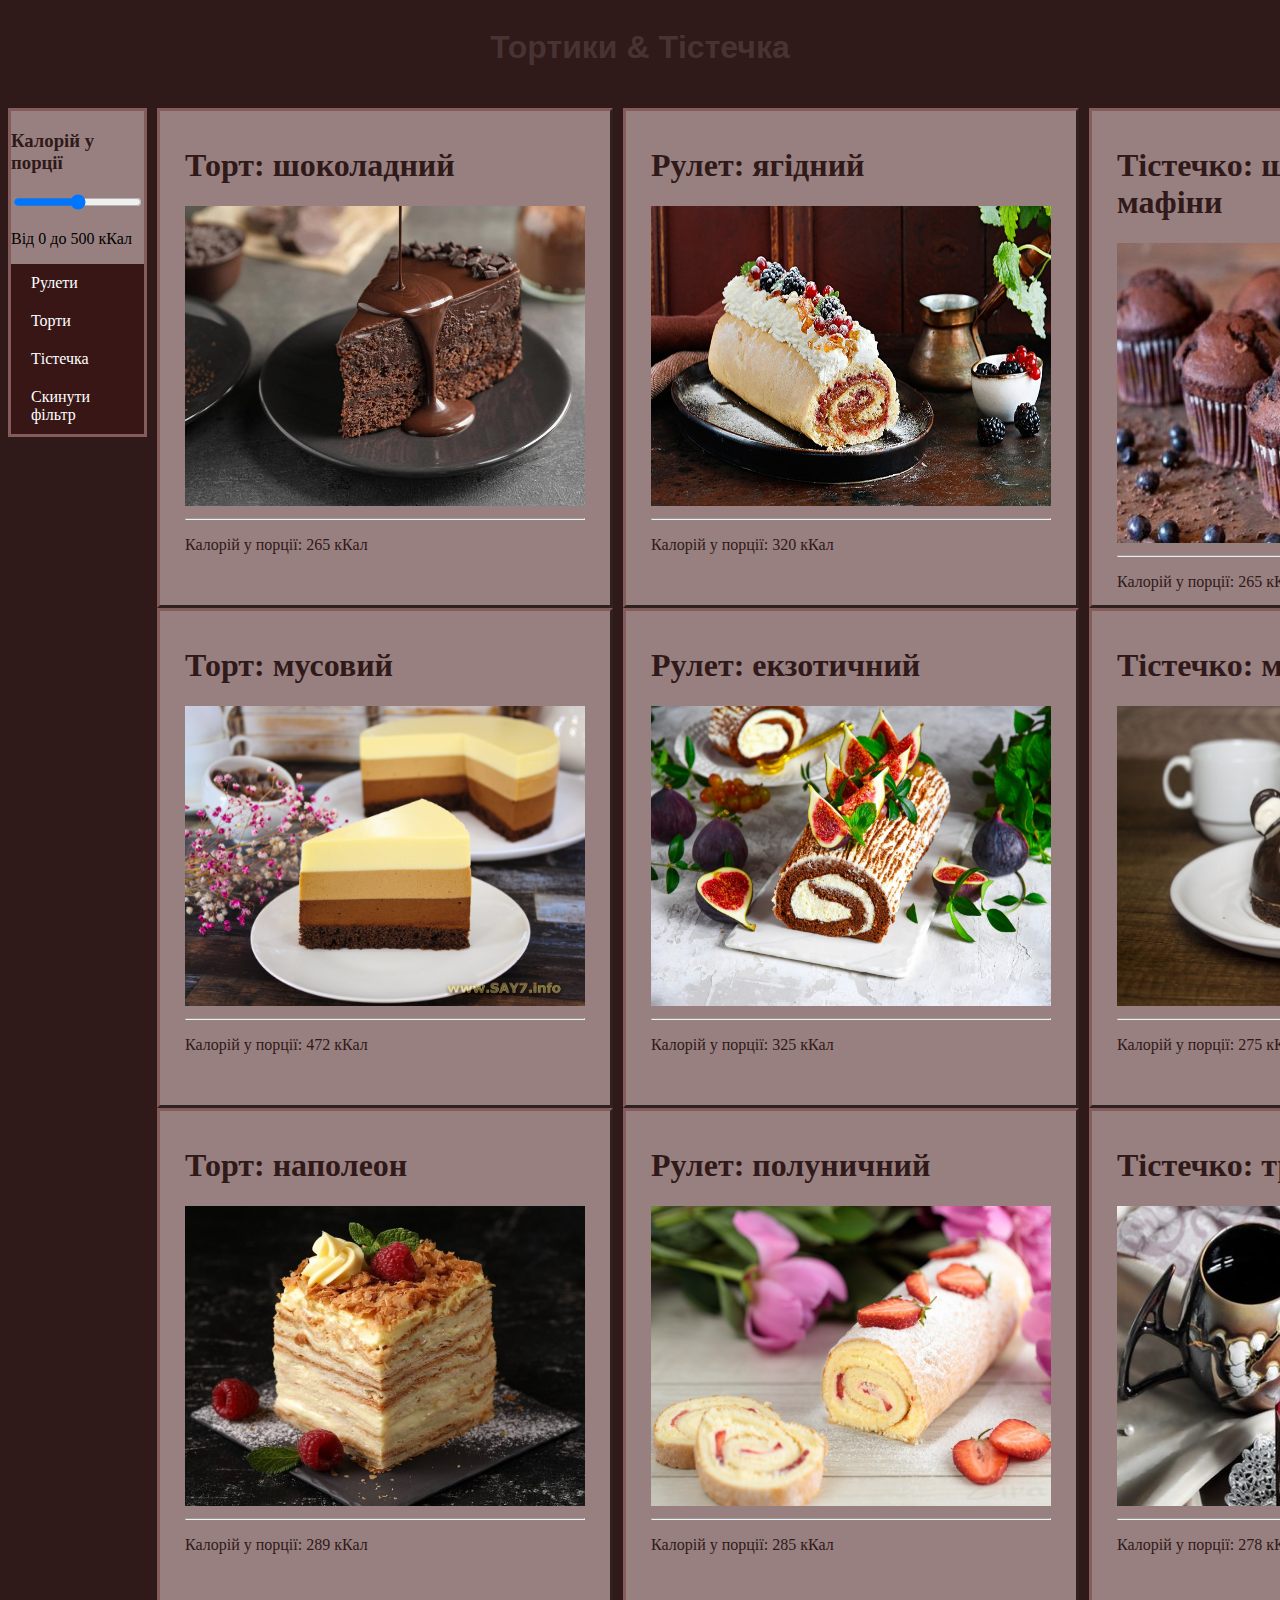
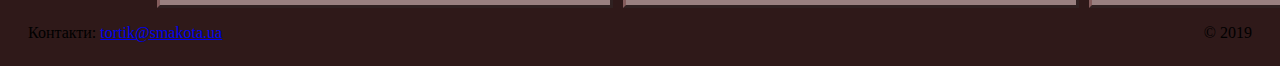
<file: index.html>
<!DOCTYPE html>
<html lang="ru">

<head>
    <meta charset="UTF-8">
    <title>Рецепти</title>
    <link rel="stylesheet" type="text/css" href="styles.css">
</head>

<body>
    <header class="header">
        <h1>Тортики <span class="text-red">&</span> Тiстечка</h1>
    </header>
    <input type="radio" id="radrul" name="radio" value="option1">
    <input type="radio" id="radtort" name="radio" value="option2">
    <input type="radio" id="radtist" name="radio" value="option3">
    <input checked type="radio" id="radskip" name="radio" value="option4">

    <div class="container">
        <div class="radiobord">
            <nav>
                <h3>Калорій у порції</h3>
                <input type="range" min="0" max="640" value="320" step="20" style="cursor: pointer">
                <p>Від 0 до 500 кКал</p>
            </nav>
            <label for="radrul">Рулети</label>

            <label for="radtort">Торти</label>

            <label for="radtist">Тістечка</label>

            <label for="radskip">Скинути фільтр</label>

        </div>



        <div id="tort">
            <div id="frame">
                <h1>Торт: шоколадний</h1>
                <img src="tort1.jpeg" alt="Шоколадний торт" width="400" height="300">
                <hr>
                <p class="calories">Калорій у порції: 265 кКал</p>
            </div>
            <div id="frame">
                <h1>Торт: мусовий</h1>
                <img src="tort2.jpeg" alt="Мусовий торт" width="400" height="300">
                <hr>
                <p class="calories">Калорій у порції: 472 кКал</p>
            </div>
            <div id="frame">
                <h1>Торт: наполеон</h1>
                <img src="tort3.jpeg" alt="Наполеон" width="400" height="300">
                <hr>
                <p class="calories">Калорій у порції: 289 кКал</p>
            </div>
        </div>

        <div id="rul">
            <div id="frame">
                <h1>Рулет: ягідний</h1>
                <img src="rul1.jpg" alt="Ягідний рулет" width="400" height="300">
                <hr>
                <p class="calories">Калорій у порції: 320 кКал</p>
            </div>
            <div id="frame">
                <h1>Рулет: екзотичний</h1>
                <img src="rul2.jpg" alt="Екзотичний рулет" width="400" height="300">
                <hr>
                <p class="calories">Калорій у порції: 325 кКал</p>
            </div>
            <div id="frame">
                <h1>Рулет: полуничний</h1>
                <img src="rul3.jpeg" alt="Полуничний рулет" width="400" height="300">
                <hr>
                <p class="calories">Калорій у порції: 285 кКал</p>
            </div>
        </div>

        <div id="tist">
            <div id="frame">
                <h1>Тістечко: шоколадні мафіни</h1>
                <img src="tist1.jpeg" alt="Шоколадні мафіни" width="400" height="300">
                <hr>
                <p class="calories">Калорій у порції: 265 кКал</p>
            </div>
            <div id="frame">
                <h1>Тістечко: медведик</h1>
                <img src="tist2.jpeg" alt="Тістечко Медведик" width="400" height="300">
                <hr>
                <p class="calories">Калорій у порції: 275 кКал</p>
            </div>
            <div id="frame">
                <h1>Тістечко: троянда</h1>
                <img src="tist3.jpeg" alt="Тістечко Троянда" width="400" height="300">
                <hr>
                <p class="calories">Калорій у порції: 278 кКал</p>
            </div>
        </div>

    </div>
    <footer class="footer">
        <p class="text-bold">Контакти: <a href="mailto:tortik@smakota.ua">tortik@smakota.ua</a></p>
        <p class="text-bold">© 2019</p>
    </footer>
</body>

</html>
</file>
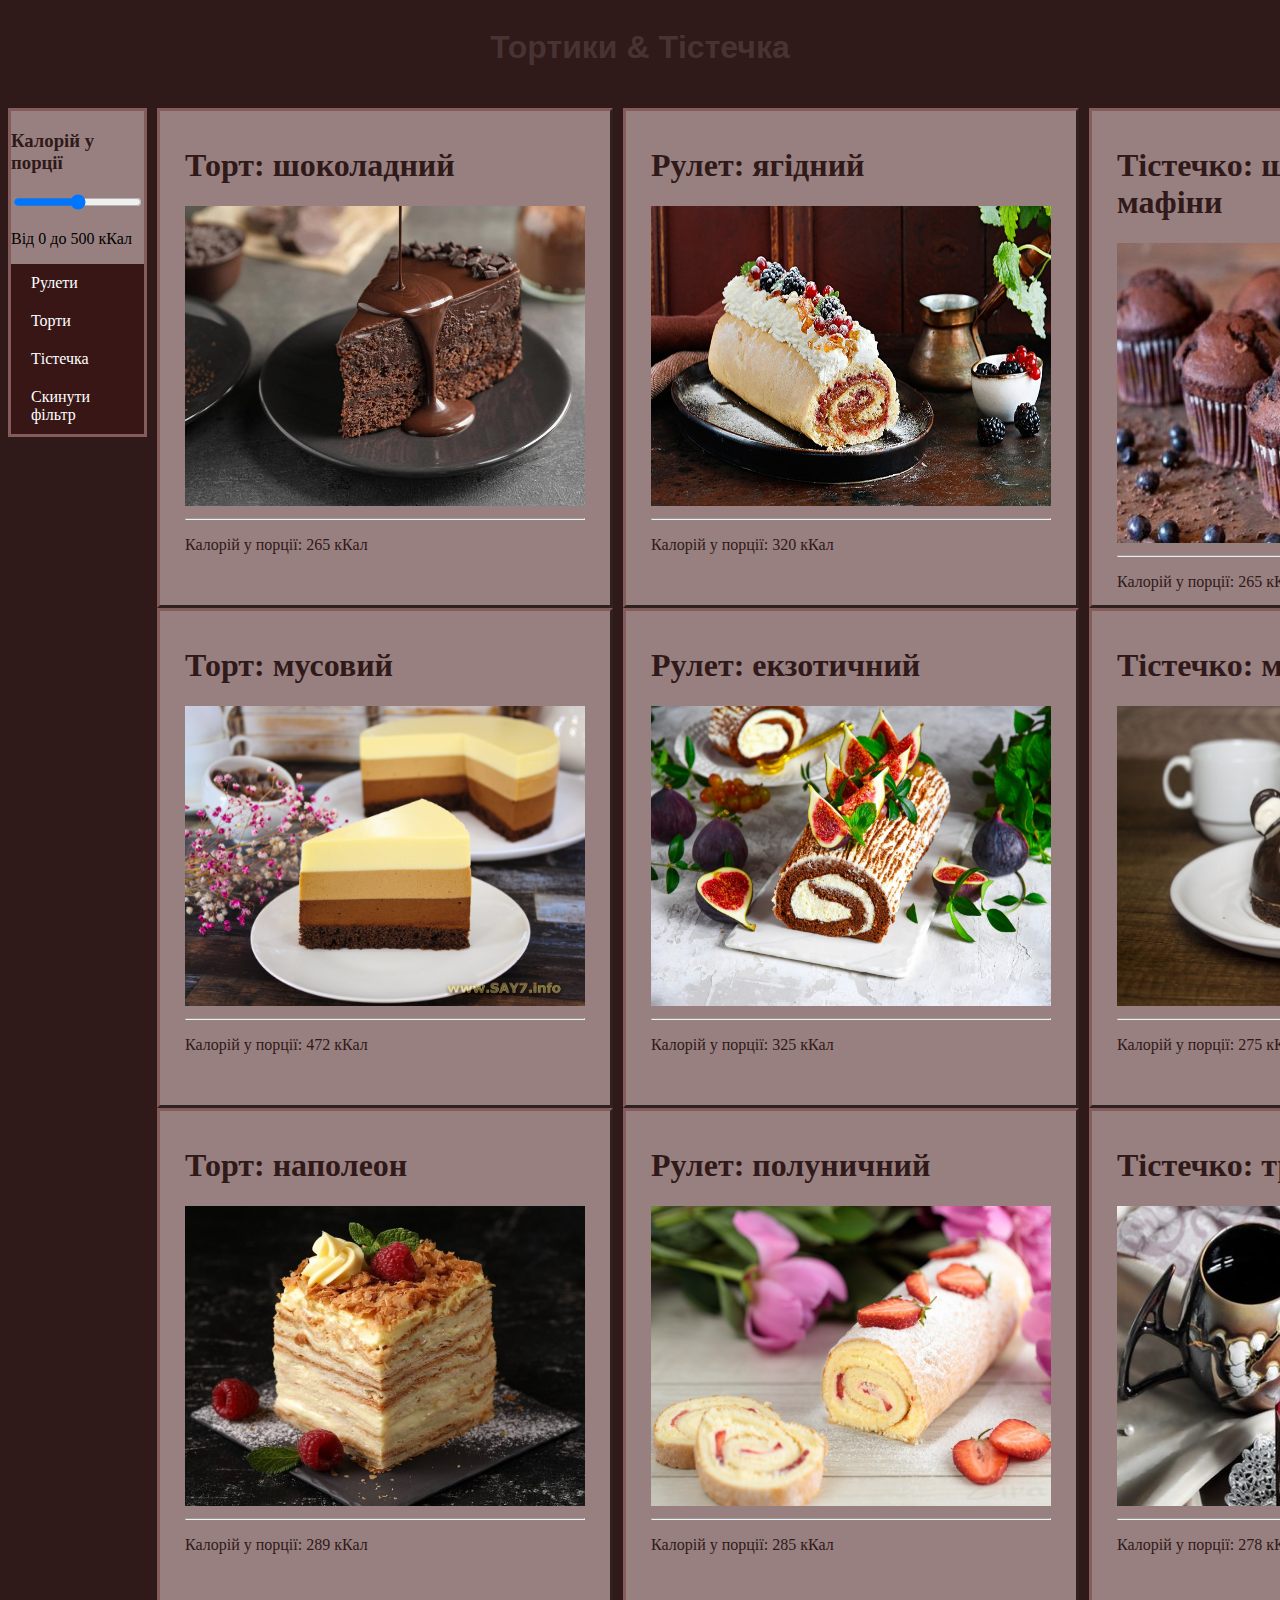
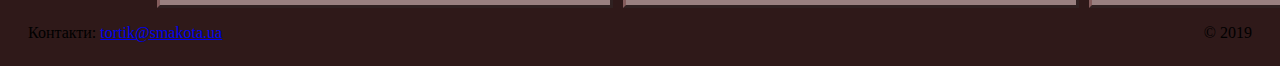
<file: lab.html>
<!DOCTYPE html>
<html lang="ru">

<head>
    <meta charset="UTF-8">
    <title>Рецепти</title>
    <link rel="stylesheet" type="text/css" href="labc.css">
</head>

<body>
    <header class="header">
        <h1>Тортики <span class="text-red">&</span> Тiстечка</h1>
    </header>
    <input type="radio" id="radrul" name="radio" value="option1">
    <input type="radio" id="radtort" name="radio" value="option2">
    <input type="radio" id="radtist" name="radio" value="option3">
    <input checked type="radio" id="radskip" name="radio" value="option4">

    <div class="container">
        <div class="radiobord">
            <nav>
                <h3>Калорій у порції</h3>
                <input type="range" min="0" max="640" value="320" step="20" style="cursor: pointer">
                <p>Від 0 до 500 кКал</p>
            </nav>
            <label for="radrul">Рулети</label>

            <label for="radtort">Торти</label>

            <label for="radtist">Тістечка</label>

            <label for="radskip">Скинути фільтр</label>

        </div>



        <div id="tort">
            <div id="frame">
                <h1>Торт: шоколадний</h1>
                <img src="tort1.jpeg" alt="Шоколадний торт" width="400" height="300">
                <hr>
                <p class="calories">Калорій у порції: 265 кКал</p>
            </div>
            <div id="frame">
                <h1>Торт: мусовий</h1>
                <img src="tort2.jpeg" alt="Мусовий торт" width="400" height="300">
                <hr>
                <p class="calories">Калорій у порції: 472 кКал</p>
            </div>
            <div id="frame">
                <h1>Торт: наполеон</h1>
                <img src="tort3.jpeg" alt="Наполеон" width="400" height="300">
                <hr>
                <p class="calories">Калорій у порції: 289 кКал</p>
            </div>
        </div>

        <div id="rul">
            <div id="frame">
                <h1>Рулет: ягідний</h1>
                <img src="rul1.jpg" alt="Ягідний рулет" width="400" height="300">
                <hr>
                <p class="calories">Калорій у порції: 320 кКал</p>
            </div>
            <div id="frame">
                <h1>Рулет: екзотичний</h1>
                <img src="rul2.jpg" alt="Екзотичний рулет" width="400" height="300">
                <hr>
                <p class="calories">Калорій у порції: 325 кКал</p>
            </div>
            <div id="frame">
                <h1>Рулет: полуничний</h1>
                <img src="rul3.jpeg" alt="Полуничний рулет" width="400" height="300">
                <hr>
                <p class="calories">Калорій у порції: 285 кКал</p>
            </div>
        </div>

        <div id="tist">
            <div id="frame">
                <h1>Тістечко: шоколадні мафіни</h1>
                <img src="tist1.jpeg" alt="Шоколадні мафіни" width="400" height="300">
                <hr>
                <p class="calories">Калорій у порції: 265 кКал</p>
            </div>
            <div id="frame">
                <h1>Тістечко: медведик</h1>
                <img src="tist2.jpeg" alt="Тістечко Медведик" width="400" height="300">
                <hr>
                <p class="calories">Калорій у порції: 275 кКал</p>
            </div>
            <div id="frame">
                <h1>Тістечко: троянда</h1>
                <img src="tist3.jpeg" alt="Тістечко Троянда" width="400" height="300">
                <hr>
                <p class="calories">Калорій у порції: 278 кКал</p>
            </div>
        </div>

    </div>
    <footer class="footer">
        <p class="text-bold">Контакти: <a href="mailto:tortik@smakota.ua">tortik@smakota.ua</a></p>
        <p class="text-bold">© 2019</p>
    </footer>
</body>

</html>
</file>
<file: styles.css>
﻿body {
    background-color: rgb(47, 25, 25);
}

* {
    box-sizing: border-box;
}

.container {
    display: flex;
    justify-content: space-between;
    margin-top: 20px;
    gap: 10px;
}

h1 {
    color: rgb(47, 25, 25);
}

#frame {
    border: 3px solid rgb(132, 92, 92);
    background: rgb(153, 128, 128);
    margin: auto;
    padding: 15px 25px;
    border-style: outset;
    width: 100%;
    height: 500px;
}

    #frame:hover {
        border: 3px solid rgb(72, 51, 51);
        border-style: outset;
    }
.calories {
    color: rgb(47, 25, 25);
}
h3 {
    color: rgb(47, 25, 25);
}
p {
    color: black;
}
.header {
    display: flex;
    justify-content: center;
}
    .header h1 {
        font-family: 'Segoe UI', sans-serif;
        color: rgb(72, 51, 51);
    }
    .footer {
    display: flex;
    justify-content: space-between;
    padding: 0 20px;
}


#radskip:checked ~ .container #frame img {
    filter: grayscale(0%);
}

#radrul:checked ~ .container #tist img,
#radrul:checked ~ .container #tort img {
    filter: grayscale(100%);
}

#radtist:checked ~ .container #rul img,
#radtist:checked ~ .container #tort img {
    filter: grayscale(100%);
}

#radtort:checked ~ .container #tist img,
#radtort:checked ~ .container #rul img {
    filter: grayscale(100%);
}



input[type="radio"] {
    display: none;
}

label {
    display: block;
    padding: 10px 20px;
    font-size: 16px;
    background-color: rgb(56, 22, 22);
    color: white;
    cursor: pointer;
    transition: background-color 0.3s ease;
    min-height: 20px;
}

#radtist:checked ~ .container label[for="radtist"],
#radtort:checked ~ .container label[for="radtort"],
#radrul:checked ~ .container label[for="radrul"] {
    background-color: rgb(36, 29, 29);
}

label:hover {
    background-color: rgb(23, 13, 13);
}

.radiobord {
    border: 3px solid rgb(132, 92, 92);
    background: rgb(153, 128, 128);
    height: 100%;
}

.container {
    display: flex;
    justify-content: space-between;
}

@media screen and (min-width: 731px) and (max-width: 1200px) {
    .container {
        flex-direction: column;
        align-items: center;
    }
}

@media screen and (max-width: 730px) {
    .container {
        flex-direction: column;
        align-items: center;
    }
}
</file>
<file: labc.css>
﻿body {
    background-color: rgb(47, 25, 25);
}

* {
    box-sizing: border-box;
}

.container {
    display: flex;
    justify-content: space-between;
    margin-top: 20px;
    gap: 10px;
}

h1 {
    color: rgb(47, 25, 25);
}

#frame {
    border: 3px solid rgb(132, 92, 92);
    background: rgb(153, 128, 128);
    margin: auto;
    padding: 15px 25px;
    border-style: outset;
    width: 100%;
    height: 500px;
}

    #frame:hover {
        border: 3px solid rgb(72, 51, 51);
        border-style: outset;
    }
.calories {
    color: rgb(47, 25, 25);
}
h3 {
    color: rgb(47, 25, 25);
}
p {
    color: black;
}
.header {
    display: flex;
    justify-content: center;
}
    .header h1 {
        font-family: 'Segoe UI', sans-serif;
        color: rgb(72, 51, 51);
    }
    .footer {
    display: flex;
    justify-content: space-between;
    padding: 0 20px;
}


#radskip:checked ~ .container #frame img {
    filter: grayscale(0%);
}

#radrul:checked ~ .container #tist img,
#radrul:checked ~ .container #tort img {
    filter: grayscale(100%);
}

#radtist:checked ~ .container #rul img,
#radtist:checked ~ .container #tort img {
    filter: grayscale(100%);
}

#radtort:checked ~ .container #tist img,
#radtort:checked ~ .container #rul img {
    filter: grayscale(100%);
}



/* Сховати оригінальні радіокнопки */
input[type="radio"] {
    display: none;
}

/* Стилізація для лейблів */
label {
    display: block;
    padding: 10px 20px;
    font-size: 16px;
    background-color: rgb(56, 22, 22);
    color: white;
    cursor: pointer;
    transition: background-color 0.3s ease;
    min-height: 20px;
}

/* Зміна стилів при виборі радіокнопки */
#radtist:checked ~ .container label[for="radtist"],
#radtort:checked ~ .container label[for="radtort"],
#radrul:checked ~ .container label[for="radrul"] {
    background-color: rgb(36, 29, 29);
}

/* Зміна стилів при наведенні */
label:hover {
    background-color: rgb(23, 13, 13);
}

.radiobord {
    border: 3px solid rgb(132, 92, 92);
    background: rgb(153, 128, 128);
    height: 100%;
}

.container {
    display: flex;
    justify-content: space-between;
}

@media screen and (min-width: 731px) and (max-width: 1200px) {
    .container {
        flex-direction: column;
        align-items: center;
    }
}

@media screen and (max-width: 730px) {
    .container {
        flex-direction: column;
        align-items: center;
    }
}
</file>
